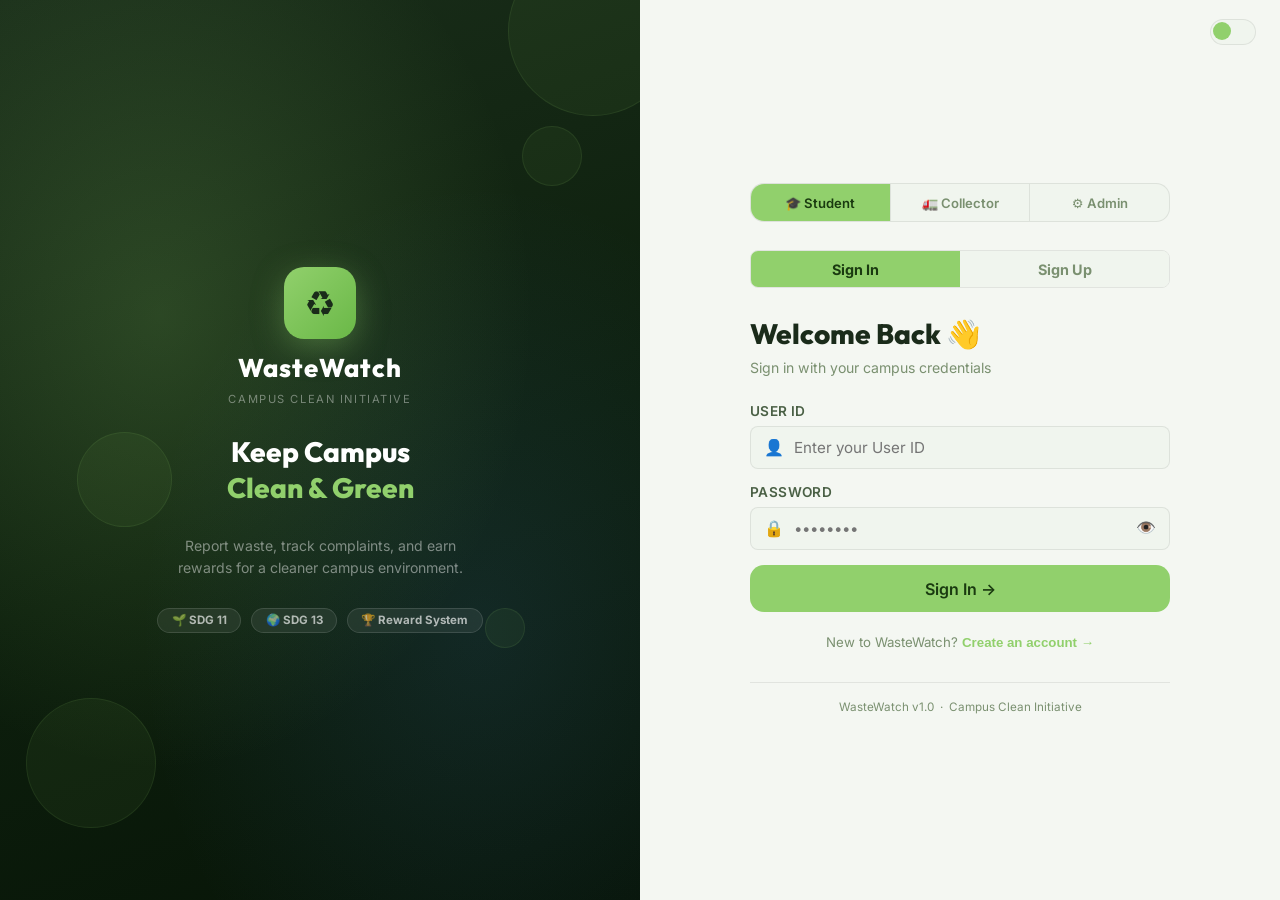
<file: frontend/index.html>
<!DOCTYPE html>
<html lang="en">

<head>
  <meta charset="UTF-8">
  <meta name="viewport" content="width=device-width, initial-scale=1.0">
  <title>WasteWatch — Sign In</title>
  <meta name="description" content="Sign in or create an account on WasteWatch — the smart campus waste complaint management system.">
  <link rel="stylesheet" href="assets/css/style.css">
  <style>
    /* ── Auth Page Layout ─────────────────────────────────────── */
    .auth-page {
      min-height: 100vh;
      display: grid;
      grid-template-columns: 1fr 1fr;
      background: var(--bg-page);
      transition: background var(--t-med);
    }

    /* ── Left Visual Panel ─────────────────────────────────────── */
    .auth-visual {
      background: linear-gradient(160deg, #1a2e1a 0%, #0d1f0d 55%, #071407 100%);
      display: flex;
      flex-direction: column;
      align-items: center;
      justify-content: center;
      gap: 1.75rem;
      padding: 3rem 2.5rem;
      position: relative;
      overflow: hidden;
    }

    .auth-visual::before {
      content: '';
      position: absolute;
      inset: 0;
      background:
        radial-gradient(ellipse at 25% 35%, rgba(145, 208, 108, .20) 0%, transparent 55%),
        radial-gradient(ellipse at 75% 70%, rgba(76, 140, 228, .12) 0%, transparent 50%);
      pointer-events: none;
    }

    .auth-visual-brand {
      display: flex;
      flex-direction: column;
      align-items: center;
      gap: .5rem;
      z-index: 1;
    }

    .auth-visual-brand .brand-icon {
      width: 72px;
      height: 72px;
      background: linear-gradient(135deg, var(--clr-green), var(--clr-green-dark));
      border-radius: 20px;
      display: grid;
      place-items: center;
      font-size: 2.2rem;
      box-shadow: 0 8px 32px rgba(145, 208, 108, .35);
      margin-bottom: .25rem;
    }

    .auth-visual-brand .brand-name {
      font-family: var(--font-heading);
      font-size: 1.6rem;
      font-weight: 800;
      color: #fff;
      letter-spacing: .04em;
    }

    .auth-visual-brand .brand-sub {
      font-size: .7rem;
      color: rgba(255, 255, 255, .4);
      letter-spacing: .14em;
      text-transform: uppercase;
    }

    .auth-tagline {
      font-family: var(--font-heading);
      font-size: 1.75rem;
      font-weight: 800;
      color: #fff;
      text-align: center;
      line-height: 1.3;
      z-index: 1;
    }

    .auth-tagline span {
      color: var(--clr-green);
    }

    .auth-sub {
      text-align: center;
      color: rgba(255, 255, 255, .45);
      font-size: .88rem;
      line-height: 1.6;
      max-width: 300px;
      z-index: 1;
    }

    /* SDG badges */
    .auth-badges {
      display: flex;
      gap: .6rem;
      flex-wrap: wrap;
      justify-content: center;
      z-index: 1;
    }

    .auth-badge {
      background: rgba(255, 255, 255, .07);
      border: 1px solid rgba(255, 255, 255, .12);
      border-radius: 50px;
      padding: .3rem .85rem;
      font-size: .72rem;
      font-weight: 700;
      color: rgba(255, 255, 255, .65);
      backdrop-filter: blur(6px);
    }

    /* Floating bubbles */
    .auth-bubbles {
      position: absolute;
      inset: 0;
      pointer-events: none;
      overflow: hidden;
    }

    .auth-bubble {
      position: absolute;
      border-radius: 50%;
      background: rgba(145, 208, 108, .06);
      border: 1px solid rgba(145, 208, 108, .10);
      animation: authFloat 9s ease-in-out infinite;
    }

    .auth-bubble:nth-child(1) { width: 130px; height: 130px; bottom: 8%;  left: 4%;   animation-duration: 10s; }
    .auth-bubble:nth-child(2) { width: 60px;  height: 60px;  top: 14%;   right: 9%;  animation-delay: 2s; animation-duration: 7s; }
    .auth-bubble:nth-child(3) { width: 95px;  height: 95px;  top: 48%;   left: 12%;  animation-delay: 4s; animation-duration: 12s; }
    .auth-bubble:nth-child(4) { width: 40px;  height: 40px;  bottom: 28%;right: 18%; animation-delay: 1s; animation-duration: 8s; }
    .auth-bubble:nth-child(5) { width: 170px; height: 170px; top: -6%;   right: -6%; animation-delay: 3s; animation-duration: 14s; }

    @keyframes authFloat {
      0%, 100% { transform: translateY(0) scale(1); }
      50%       { transform: translateY(-20px) scale(1.04); }
    }

    /* ── Right Form Panel ──────────────────────────────────────── */
    .auth-form-panel {
      display: flex;
      flex-direction: column;
      align-items: center;
      justify-content: center;
      padding: 2.5rem 3rem;
      background: var(--bg-page);
      transition: background var(--t-med);
      overflow-y: auto;
    }

    .auth-form-box {
      width: 100%;
      max-width: 420px;
    }

    /* ── Role Selector (inspired by login/ design) ─────────────── */
    .role-selector {
      display: flex;
      border-radius: var(--r-md);
      overflow: hidden;
      border: 1.5px solid var(--border);
      background: var(--bg-input);
      margin-bottom: 1.75rem;
      transition: background var(--t-med), border-color var(--t-med);
    }

    .role-btn {
      flex: 1;
      padding: .65rem .4rem;
      border: none;
      background: transparent;
      font-family: var(--font-body);
      font-size: .82rem;
      font-weight: 600;
      color: var(--txt-muted);
      cursor: pointer;
      transition: background var(--t-fast), color var(--t-fast);
      text-align: center;
      position: relative;
    }

    .role-btn:not(:first-child) {
      border-left: 1px solid var(--border);
    }

    .role-btn.active {
      background: var(--clr-green);
      color: var(--txt-on-green);
    }

    [data-theme="dark"] .role-btn.active {
      color: #0d1f0d;
    }

    /* ── Tab Switcher (Sign In / Sign Up) ──────────────────────── */
    .auth-tabs {
      display: flex;
      border-radius: var(--r-sm);
      overflow: hidden;
      border: 1.5px solid var(--border);
      margin-bottom: 1.75rem;
      transition: border-color var(--t-med);
    }

    .auth-tab {
      flex: 1;
      padding: .6rem;
      border: none;
      background: var(--bg-input);
      font-family: var(--font-body);
      font-size: .9rem;
      font-weight: 700;
      color: var(--txt-muted);
      cursor: pointer;
      transition: background var(--t-fast), color var(--t-fast);
    }

    .auth-tab.active {
      background: var(--clr-green);
      color: var(--txt-on-green);
    }

    [data-theme="dark"] .auth-tab.active {
      color: #0d1f0d;
    }

    /* ── Form heading ──────────────────────────────────────────── */
    .auth-title {
      font-family: var(--font-heading);
      font-size: 1.75rem;
      font-weight: 800;
      color: var(--txt-primary);
      margin-bottom: .3rem;
    }

    .auth-hint {
      color: var(--txt-muted);
      font-size: .88rem;
      margin-bottom: 1.5rem;
    }

    /* ── Error box ─────────────────────────────────────────────── */
    .auth-error {
      background: rgba(235, 76, 76, .09);
      border: 1px solid rgba(235, 76, 76, .28);
      border-radius: var(--r-sm);
      padding: .65rem 1rem;
      color: var(--clr-red);
      font-size: .87rem;
      font-weight: 600;
      display: none;
      margin-bottom: 1rem;
    }

    .auth-error.show {
      display: block;
      animation: shake .4s ease;
    }

    @keyframes shake {
      0%, 100% { transform: none; }
      20%, 60% { transform: translateX(-5px); }
      40%, 80% { transform: translateX(5px); }
    }

    /* ── Input icon wrap ───────────────────────────────────────── */
    .input-icon-wrap {
      position: relative;
    }

    .input-icon-wrap .form-input {
      padding-left: 2.7rem;
    }

    .input-icon {
      position: absolute;
      left: .9rem;
      top: 50%;
      transform: translateY(-50%);
      color: var(--txt-muted);
      font-size: 1rem;
      pointer-events: none;
    }

    .pass-toggle {
      position: absolute;
      right: .9rem;
      top: 50%;
      transform: translateY(-50%);
      background: none;
      border: none;
      cursor: pointer;
      color: var(--txt-muted);
      font-size: 1rem;
      padding: 0;
      line-height: 1;
    }

    /* ── Footer text ───────────────────────────────────────────── */
    .auth-switch-text {
      text-align: center;
      font-size: .83rem;
      color: var(--txt-muted);
      margin-top: 1.25rem;
    }

    .auth-switch-text button {
      background: none;
      border: none;
      color: var(--clr-green);
      font-weight: 700;
      cursor: pointer;
      font-size: .83rem;
      padding: 0;
    }

    .auth-footer-bar {
      text-align: center;
      font-size: .73rem;
      color: var(--txt-muted);
      margin-top: 1.75rem;
      padding-top: .9rem;
      border-top: 1px solid var(--border);
    }

    /* ── Theme toggle on login page ────────────────────────────── */
    .login-theme-btn {
      position: fixed;
      top: 1.2rem;
      right: 1.5rem;
      z-index: 200;
    }

    /* ── Responsive ────────────────────────────────────────────── */
    @media (max-width: 768px) {
      .auth-page {
        grid-template-columns: 1fr;
      }
      .auth-visual {
        display: none;
      }
      .auth-form-panel {
        padding: 2rem 1.5rem;
      }
    }
  </style>
</head>

<body>

  <!-- Theme Toggle -->
  <button class="theme-toggle login-theme-btn" id="theme-btn" title="Toggle dark/light mode"></button>

  <div class="auth-page" id="auth-root">

    <!-- ══ Left Visual Panel ══ -->
    <div class="auth-visual">
      <div class="auth-bubbles" aria-hidden="true">
        <span class="auth-bubble"></span>
        <span class="auth-bubble"></span>
        <span class="auth-bubble"></span>
        <span class="auth-bubble"></span>
        <span class="auth-bubble"></span>
      </div>

      <div class="auth-visual-brand">
        <div class="brand-icon">♻️</div>
        <div class="brand-name">WasteWatch</div>
        <div class="brand-sub">Campus Clean Initiative</div>
      </div>

      <div class="auth-tagline">Keep Campus<br><span>Clean &amp; Green</span></div>

      <p class="auth-sub">Report waste, track complaints, and earn rewards for a cleaner campus environment.</p>

      <div class="auth-badges">
        <span class="auth-badge">🌱 SDG 11</span>
        <span class="auth-badge">🌍 SDG 13</span>
        <span class="auth-badge">🏆 Reward System</span>
      </div>
    </div>

    <!-- ══ Right Form Panel ══ -->
    <div class="auth-form-panel">
      <div class="auth-form-box">

        <!-- ── Role Selector ── -->
        <div class="role-selector" id="role-selector" role="group" aria-label="Select your role">
          <button class="role-btn active" id="role-student" data-role="student">🎓 Student</button>
          <button class="role-btn" id="role-collector" data-role="collector">🚛 Collector</button>
          <button class="role-btn" id="role-admin" data-role="admin">⚙️ Admin</button>
        </div>

        <!-- ── Sign In / Sign Up Tabs ── -->
        <div class="auth-tabs" id="auth-tabs" role="tablist">
          <button class="auth-tab active" id="tab-login" role="tab" aria-selected="true" data-target="panel-login">Sign In</button>
          <button class="auth-tab" id="tab-signup" role="tab" aria-selected="false" data-target="panel-signup">Sign Up</button>
        </div>

        <!-- ════ SIGN IN PANEL ════ -->
        <div id="panel-login" role="tabpanel" aria-labelledby="tab-login">
          <h1 class="auth-title">Welcome Back 👋</h1>
          <p class="auth-hint">Sign in with your campus credentials</p>

          <div class="auth-error" id="login-error">⚠️ Invalid ID or password. Please try again.</div>

          <form id="login-form" novalidate style="display:flex;flex-direction:column;gap:.95rem;">
            <div class="form-group">
              <label class="form-label" for="login-id">User ID</label>
              <div class="input-icon-wrap">
                <span class="input-icon">👤</span>
                <input class="form-input" type="text" id="login-id"
                  placeholder="Enter your User ID" autocomplete="username" required>
              </div>
            </div>

            <div class="form-group">
              <label class="form-label" for="login-pass">Password</label>
              <div class="input-icon-wrap">
                <span class="input-icon">🔒</span>
                <input class="form-input" type="password" id="login-pass"
                  placeholder="••••••••" autocomplete="current-password" required>
                <button type="button" class="pass-toggle" id="toggle-pass" aria-label="Show/hide password">👁️</button>
              </div>
            </div>

            <button type="submit" class="btn btn-primary btn-lg btn-full" id="login-btn">
              <span id="login-btn-text">Sign In →</span>
              <span id="login-spinner" style="display:none;">⏳</span>
            </button>
          </form>

          <p class="auth-switch-text">
            New to WasteWatch?
            <button onclick="switchTab('signup')" id="go-signup-btn">Create an account →</button>
          </p>
        </div>

        <!-- ════ SIGN UP PANEL ════ -->
        <div id="panel-signup" style="display:none;" role="tabpanel" aria-labelledby="tab-signup">
          <h1 class="auth-title">Join WasteWatch 🌱</h1>
          <p class="auth-hint">Create your student account — it's free</p>

          <div class="auth-error" id="signup-error">
            ⚠️ <span id="signup-error-msg">Please fill all fields.</span>
          </div>

          <form id="signup-form" novalidate style="display:flex;flex-direction:column;gap:.85rem;">
            <div class="form-group">
              <label class="form-label" for="su-name">Full Name</label>
              <div class="input-icon-wrap">
                <span class="input-icon">✏️</span>
                <input class="form-input" type="text" id="su-name"
                  placeholder="Your full name" autocomplete="name" required>
              </div>
            </div>

            <div class="form-group">
              <label class="form-label" for="su-email">Email Address</label>
              <div class="input-icon-wrap">
                <span class="input-icon">📧</span>
                <input class="form-input" type="email" id="su-email"
                  placeholder="you@campus.edu" autocomplete="email" required>
              </div>
            </div>

            <div class="form-group">
              <label class="form-label" for="su-dept">Department</label>
              <div class="input-icon-wrap">
                <span class="input-icon">📚</span>
                <input class="form-input" type="text" id="su-dept"
                  placeholder="e.g. Computer Science" required>
              </div>
            </div>

            <div class="form-group">
              <label class="form-label" for="su-pass">Password</label>
              <div class="input-icon-wrap">
                <span class="input-icon">🔒</span>
                <input class="form-input" type="password" id="su-pass"
                  placeholder="Min. 6 characters" autocomplete="new-password" required>
              </div>
            </div>

            <div class="form-group">
              <label class="form-label" for="su-confirm">Confirm Password</label>
              <div class="input-icon-wrap">
                <span class="input-icon">🔒</span>
                <input class="form-input" type="password" id="su-confirm"
                  placeholder="Repeat password" autocomplete="new-password" required>
              </div>
            </div>

            <button type="submit" class="btn btn-primary btn-lg btn-full" id="signup-btn">
              <span id="signup-btn-text">Create Account →</span>
              <span id="signup-spinner" style="display:none;">⏳</span>
            </button>
          </form>

          <p class="auth-switch-text">
            Already have an account?
            <button onclick="switchTab('login')" id="go-login-btn">Sign in →</button>
          </p>
        </div>

        <p class="auth-footer-bar">WasteWatch v1.0 &nbsp;·&nbsp; Campus Clean Initiative</p>

      </div>
    </div>

  </div>

  <script src="assets/js/data.js"></script>
  <script src="assets/js/app.js"></script>
  <script>
    // ── Redirect if already logged in ──────────────────────────────────
    const sess = WMS.currentUser();
    if (sess) window.location.href = `${sess.role}.html`;

    // ── Role tracking ──────────────────────────────────────────────────
    let selectedRole = 'student';

    document.querySelectorAll('.role-btn').forEach(btn => {
      btn.addEventListener('click', () => {
        document.querySelectorAll('.role-btn').forEach(b => b.classList.remove('active'));
        btn.classList.add('active');
        selectedRole = btn.dataset.role;

        // When Admin or Collector is chosen, hide Sign Up tab (only students can self-register)
        const showSignup = selectedRole === 'student';
        document.getElementById('tab-signup').style.display = showSignup ? '' : 'none';
        if (!showSignup) switchTab('login');
      });
    });

    // ── Tab Switcher ───────────────────────────────────────────────────
    function switchTab(tab) {
      const isLogin = tab === 'login';
      document.getElementById('panel-login').style.display  = isLogin ? '' : 'none';
      document.getElementById('panel-signup').style.display = isLogin ? 'none' : '';

      document.getElementById('tab-login').classList.toggle('active', isLogin);
      document.getElementById('tab-signup').classList.toggle('active', !isLogin);
      document.getElementById('tab-login').setAttribute('aria-selected', isLogin);
      document.getElementById('tab-signup').setAttribute('aria-selected', !isLogin);

      document.getElementById('login-error').classList.remove('show');
      document.getElementById('signup-error').classList.remove('show');
    }

    document.getElementById('tab-login').addEventListener('click', () => switchTab('login'));
    document.getElementById('tab-signup').addEventListener('click', () => switchTab('signup'));

    // ── Password visibility toggle ─────────────────────────────────────
    document.getElementById('toggle-pass').addEventListener('click', () => {
      const input = document.getElementById('login-pass');
      input.type = input.type === 'password' ? 'text' : 'password';
    });

    // ── Sign In ────────────────────────────────────────────────────────
    document.getElementById('login-form').addEventListener('submit', e => {
      e.preventDefault();
      const id      = document.getElementById('login-id').value.trim().toUpperCase();
      const pass    = document.getElementById('login-pass').value;
      const errEl   = document.getElementById('login-error');
      const btnText = document.getElementById('login-btn-text');
      const spinner = document.getElementById('login-spinner');

      errEl.classList.remove('show');
      btnText.style.display = 'none';
      spinner.style.display = 'inline';

      setTimeout(() => {
        const user = WMS.login(id, pass);
        btnText.style.display = '';
        spinner.style.display = 'none';

        if (!user) { errEl.classList.add('show'); return; }

        // Role mismatch check
        if (user.role !== selectedRole) {
          WMS.logout();
          errEl.textContent = `⚠️ This account is not a ${selectedRole} account. Please select the correct role.`;
          errEl.classList.add('show');
          return;
        }

        const routes = { student: 'student.html', collector: 'collector.html', admin: 'admin.html' };
        window.location.href = routes[user.role] || 'index.html';
      }, 480);
    });

    // ── Sign Up ────────────────────────────────────────────────────────
    document.getElementById('signup-form').addEventListener('submit', e => {
      e.preventDefault();
      const name    = document.getElementById('su-name').value.trim();
      const email   = document.getElementById('su-email').value.trim().toLowerCase();
      const dept    = document.getElementById('su-dept').value.trim();
      const pass    = document.getElementById('su-pass').value;
      const confirm = document.getElementById('su-confirm').value;
      const errEl   = document.getElementById('signup-error');
      const errMsg  = document.getElementById('signup-error-msg');
      const btnText = document.getElementById('signup-btn-text');
      const spinner = document.getElementById('signup-spinner');

      errEl.classList.remove('show');

      if (!name || !email || !dept || !pass || !confirm) {
        errMsg.textContent = 'Please fill in all fields.'; errEl.classList.add('show'); return;
      }
      if (!/^[^@]+@[^@]+\.[^@]+$/.test(email)) {
        errMsg.textContent = 'Please enter a valid email address.'; errEl.classList.add('show'); return;
      }
      if (pass.length < 6) {
        errMsg.textContent = 'Password must be at least 6 characters.'; errEl.classList.add('show'); return;
      }
      if (pass !== confirm) {
        errMsg.textContent = 'Passwords do not match.'; errEl.classList.add('show'); return;
      }

      const rawId  = email.split('@')[0].replace(/[^a-zA-Z0-9]/g, '').toUpperCase().slice(0, 12);
      const userId = rawId || 'STU' + Date.now().toString().slice(-6);

      btnText.style.display = 'none';
      spinner.style.display = 'inline';

      setTimeout(() => {
        btnText.style.display = '';
        spinner.style.display = 'none';

        const res = WMS.createUser({ id: userId, pass, role: 'student', name, email, dept });
        if (res.error) {
          errMsg.textContent = res.error + ` (Your ID would be: ${userId})`;
          errEl.classList.add('show'); return;
        }
        WMS.login(userId, pass);
        window.location.href = 'student.html';
      }, 520);
    });
  </script>
</body>

</html>
</file>
<file: frontend/assets/css/style.css>
/* ============================================================
   CAMPUS WASTE MANAGEMENT SYSTEM — Global Design System
   ============================================================ */

@import url('https://fonts.googleapis.com/css2?family=Inter:wght@300;400;500;600;700&family=Outfit:wght@400;600;700;800&display=swap');

/* ── Theme Tokens ───────────────────────────────────────────── */
:root {
  /* Brand palette */
  --clr-green: #91D06C;
  --clr-green-dark: #6ab847;
  --clr-green-glow: rgba(145, 208, 108, .25);
  --clr-blue: #4C8CE4;
  --clr-blue-dark: #3370c8;
  --clr-yellow: #FFF799;
  --clr-amber: #FFD150;
  --clr-red: #EB4C4C;
  --clr-navy: #406093;

  /* Light theme surfaces */
  --bg-page: #F4F7F2;
  --bg-card: #FFFFFF;
  --bg-sidebar: #f3faf0;
  --bg-sidebar-item: rgba(145, 208, 108, .20);
  --bg-input: #F0F5EE;
  --bg-badge: #E8F5E1;

  /* Sidebar-specific text & borders (light mode) */
  --sidebar-txt: #1A2B1A;
  --sidebar-txt-muted: #4A6045;
  --sidebar-txt-nav: #3A5535;
  --sidebar-label-clr: rgba(0, 0, 0, .38);
  --sidebar-border-clr: rgba(0, 0, 0, .07);
  --sidebar-logo-border: rgba(0, 0, 0, .08);

  /* Light theme text */
  --txt-primary: #1A2B1A;
  --txt-secondary: #4A6045;
  --txt-muted: #7A9070;
  --txt-on-dark: #EEF5EC;
  --txt-on-green: #1A3A10;

  /* Borders */
  --border: rgba(0, 0, 0, .08);
  --border-focus: var(--clr-green);

  /* Shadows */
  --shadow-sm: 0 2px 8px rgba(0, 0, 0, .06);
  --shadow-md: 0 6px 20px rgba(0, 0, 0, .10);
  --shadow-lg: 0 12px 40px rgba(0, 0, 0, .14);
  --shadow-green: 0 0 0 3px var(--clr-green-glow);

  /* Radius */
  --r-sm: 8px;
  --r-md: 14px;
  --r-lg: 22px;
  --r-xl: 32px;

  /* Typography */
  --font-body: 'Inter', system-ui, sans-serif;
  --font-heading: 'Outfit', 'Inter', sans-serif;

  /* Transitions */
  --t-fast: .15s ease;
  --t-med: .28s cubic-bezier(.4, 0, .2, 1);
  --t-slow: .45s cubic-bezier(.4, 0, .2, 1);

  /* Sidebar */
  --sidebar-w: 240px;
}

[data-theme="dark"] {
  --bg-page: #111A11;
  --bg-card: #1C2B1C;
  --bg-sidebar: #0D160D;
  --bg-sidebar-item: rgba(145, 208, 108, .10);
  --bg-input: #162116;
  --bg-badge: rgba(145, 208, 108, .12);

  --txt-primary: #DFF0D8;
  --txt-secondary: #9DC49A;
  --txt-muted: #5F7A5C;
  --txt-on-dark: #C9E6C4;

  --border: rgba(255, 255, 255, .07);
  --shadow-sm: 0 2px 8px rgba(0, 0, 0, .3);
  --shadow-md: 0 6px 20px rgba(0, 0, 0, .4);
  --shadow-lg: 0 12px 40px rgba(0, 0, 0, .5);

  /* Sidebar-specific text & borders (dark mode) */
  --sidebar-txt: rgba(255, 255, 255, .85);
  --sidebar-txt-muted: rgba(255, 255, 255, .55);
  --sidebar-txt-nav: rgba(255, 255, 255, .55);
  --sidebar-label-clr: rgba(255, 255, 255, .30);
  --sidebar-border-clr: rgba(255, 255, 255, .06);
  --sidebar-logo-border: rgba(255, 255, 255, .06);
}

/* ── Reset & Base ─────────────────────────────────────────── */
*,
*::before,
*::after {
  box-sizing: border-box;
  margin: 0;
  padding: 0;
}

html {
  scroll-behavior: smooth;
}

body {
  font-family: var(--font-body);
  background: var(--bg-page);
  color: var(--txt-primary);
  min-height: 100vh;
  transition: background var(--t-med), color var(--t-med);
  overflow-x: hidden;
}

::-webkit-scrollbar {
  width: 6px;
  height: 6px;
}

::-webkit-scrollbar-track {
  background: transparent;
}

::-webkit-scrollbar-thumb {
  background: var(--clr-green);
  border-radius: 10px;
}

/* ── Typography ───────────────────────────────────────────── */
h1,
h2,
h3,
h4,
h5 {
  font-family: var(--font-heading);
  color: var(--txt-primary);
}

h1 {
  font-size: clamp(1.8rem, 3vw, 2.6rem);
  font-weight: 800;
}

h2 {
  font-size: clamp(1.3rem, 2vw, 1.8rem);
  font-weight: 700;
}

h3 {
  font-size: 1.1rem;
  font-weight: 600;
}

p {
  line-height: 1.65;
  color: var(--txt-secondary);
}

a {
  color: var(--clr-blue);
  text-decoration: none;
}

a:hover {
  text-decoration: underline;
}

/* ── Buttons ──────────────────────────────────────────────── */
.btn {
  display: inline-flex;
  align-items: center;
  gap: .5rem;
  padding: .65rem 1.4rem;
  border-radius: var(--r-sm);
  font-family: var(--font-body);
  font-size: .92rem;
  font-weight: 600;
  border: none;
  cursor: pointer;
  transition: transform var(--t-fast), box-shadow var(--t-fast), background var(--t-fast);
  position: relative;
  overflow: hidden;
  white-space: nowrap;
}

.btn::after {
  content: '';
  position: absolute;
  inset: 0;
  background: radial-gradient(circle at center, rgba(255, 255, 255, .25) 0%, transparent 70%);
  opacity: 0;
  transition: opacity var(--t-fast);
}

.btn:active::after {
  opacity: 1;
}

.btn:hover {
  transform: translateY(-2px);
  box-shadow: var(--shadow-md);
}

.btn:active {
  transform: translateY(0);
}

.btn-primary {
  background: var(--clr-green);
  color: var(--txt-on-green);
}

.btn-primary:hover {
  background: var(--clr-green-dark);
}

.btn-blue {
  background: var(--clr-blue);
  color: #fff;
}

.btn-blue:hover {
  background: var(--clr-blue-dark);
}

.btn-red {
  background: var(--clr-red);
  color: #fff;
}

.btn-red:hover {
  background: #c93a3a;
}

.btn-amber {
  background: var(--clr-amber);
  color: #3A2A00;
}

.btn-amber:hover {
  background: #e6b520;
}

.btn-ghost {
  background: transparent;
  color: var(--txt-secondary);
  border: 1.5px solid var(--border);
}

.btn-ghost:hover {
  border-color: var(--clr-green);
  color: var(--clr-green);
}

.btn-sm {
  padding: .4rem .9rem;
  font-size: .82rem;
}

.btn-lg {
  padding: .85rem 2rem;
  font-size: 1rem;
  border-radius: var(--r-md);
}

.btn-full {
  width: 100%;
  justify-content: center;
}

/* ── Cards ────────────────────────────────────────────────── */
.card {
  background: var(--bg-card);
  border-radius: var(--r-md);
  padding: 1.5rem;
  border: 1px solid var(--border);
  box-shadow: var(--shadow-sm);
  transition: box-shadow var(--t-med), transform var(--t-med), background var(--t-med);
}

.card:hover {
  box-shadow: var(--shadow-md);
}

.card-lift:hover {
  transform: translateY(-4px);
}

/* ── Inputs ───────────────────────────────────────────────── */
.form-group {
  display: flex;
  flex-direction: column;
  gap: .4rem;
}

.form-label {
  font-size: .85rem;
  font-weight: 600;
  color: var(--txt-secondary);
  letter-spacing: .03em;
  text-transform: uppercase;
}

.form-input,
.form-select,
.form-textarea {
  background: var(--bg-input);
  border: 1.5px solid var(--border);
  border-radius: var(--r-sm);
  padding: .7rem 1rem;
  font-family: var(--font-body);
  font-size: .95rem;
  color: var(--txt-primary);
  transition: border-color var(--t-fast), box-shadow var(--t-fast), background var(--t-med);
  width: 100%;
  outline: none;
}

.form-input:focus,
.form-select:focus,
.form-textarea:focus {
  border-color: var(--clr-green);
  box-shadow: var(--shadow-green);
}

.form-textarea {
  resize: vertical;
  min-height: 100px;
}

.form-select {
  appearance: none;
  background-image: url("data:image/svg+xml,%3Csvg xmlns='http://www.w3.org/2000/svg' width='12' height='8' viewBox='0 0 12 8'%3E%3Cpath fill='%2391D06C' d='M6 8L0 0h12z'/%3E%3C/svg%3E");
  background-repeat: no-repeat;
  background-position: right 1rem center;
  padding-right: 2.5rem;
}

/* ── Badges / Status ──────────────────────────────────────── */
.badge {
  display: inline-flex;
  align-items: center;
  gap: .3rem;
  padding: .25rem .7rem;
  border-radius: 50px;
  font-size: .75rem;
  font-weight: 700;
  letter-spacing: .04em;
  text-transform: uppercase;
}

.badge-pending {
  background: rgba(255, 215, 80, .2);
  color: #A87800;
}

.badge-progress {
  background: rgba(76, 140, 228, .2);
  color: #3370c8;
}

.badge-done {
  background: rgba(145, 208, 108, .2);
  color: #4A8A20;
}

.badge-red {
  background: rgba(235, 76, 76, .15);
  color: #C00;
}

[data-theme="dark"] .badge-pending {
  background: rgba(255, 215, 80, .15);
  color: #FFD150;
}

[data-theme="dark"] .badge-progress {
  background: rgba(76, 140, 228, .15);
  color: #7AB8FF;
}

[data-theme="dark"] .badge-done {
  background: rgba(145, 208, 108, .15);
  color: #91D06C;
}

/* pulse dot */
.status-dot {
  width: 7px;
  height: 7px;
  border-radius: 50%;
  display: inline-block;
}

.dot-pending {
  background: var(--clr-amber);
  animation: pulse 1.6s ease infinite;
}

.dot-progress {
  background: var(--clr-blue);
  animation: pulse 1.6s ease infinite;
}

.dot-done {
  background: var(--clr-green);
}

@keyframes pulse {

  0%,
  100% {
    box-shadow: 0 0 0 0 currentColor;
  }

  50% {
    box-shadow: 0 0 0 4px transparent;
  }
}

/* ── Tables ───────────────────────────────────────────────── */
.table-wrap {
  overflow-x: auto;
  border-radius: var(--r-md);
  border: 1px solid var(--border);
}

table {
  width: 100%;
  border-collapse: collapse;
  background: var(--bg-card);
}

thead {
  background: var(--bg-sidebar);
}

thead th {
  padding: .9rem 1rem;
  text-align: left;
  font-size: .78rem;
  font-weight: 700;
  letter-spacing: .06em;
  text-transform: uppercase;
  color: var(--clr-green);
}

tbody tr {
  border-top: 1px solid var(--border);
  transition: background var(--t-fast);
}

tbody tr:hover {
  background: var(--bg-sidebar-item);
}

tbody td {
  padding: .8rem 1rem;
  font-size: .9rem;
  color: var(--txt-secondary);
}

/* ── Stat Cards ───────────────────────────────────────────── */
.stat-grid {
  display: grid;
  grid-template-columns: repeat(auto-fit, minmax(160px, 1fr));
  gap: 1rem;
}

.stat-card {
  background: var(--bg-card);
  border-radius: var(--r-md);
  padding: 1.25rem 1.5rem;
  border: 1px solid var(--border);
  display: flex;
  flex-direction: column;
  gap: .35rem;
  transition: transform var(--t-med), box-shadow var(--t-med);
}

.stat-card:hover {
  transform: translateY(-3px);
  box-shadow: var(--shadow-md);
}

.stat-value {
  font-family: var(--font-heading);
  font-size: 2rem;
  font-weight: 800;
}

.stat-label {
  font-size: .78rem;
  font-weight: 600;
  color: var(--txt-muted);
  text-transform: uppercase;
  letter-spacing: .05em;
}

.stat-icon {
  font-size: 1.7rem;
  margin-bottom: .2rem;
}

/* ── Sidebar Layout ───────────────────────────────────────── */
.app-layout {
  display: flex;
  min-height: 100vh;
}

.sidebar {
  width: var(--sidebar-w);
  background: var(--bg-sidebar);
  display: flex;
  flex-direction: column;
  padding: 1.5rem 0 1rem;
  position: fixed;
  top: 0;
  left: 0;
  bottom: 0;
  z-index: 100;
  transition: background var(--t-med), border-color var(--t-med);
  border-right: 1px solid var(--sidebar-border-clr);
  box-shadow: 2px 0 12px rgba(0,0,0,.06);
}

.sidebar-logo {
  display: flex;
  align-items: center;
  gap: .75rem;
  padding: 0 1.4rem 1.5rem;
  border-bottom: 1px solid var(--sidebar-border-clr);
  transition: border-color var(--t-med);
}

.sidebar-logo .logo-icon {
  width: 38px;
  height: 38px;
  background: linear-gradient(135deg, var(--clr-green), var(--clr-green-dark));
  border-radius: 10px;
  display: grid;
  place-items: center;
  font-size: 1.2rem;
}

.sidebar-logo .logo-text {
  font-family: var(--font-heading);
  font-weight: 800;
  font-size: .95rem;
  color: var(--sidebar-txt);
  line-height: 1.2;
  transition: color var(--t-med);
}

.sidebar-logo .logo-sub {
  font-size: .68rem;
  color: var(--clr-green);
  font-weight: 600;
  letter-spacing: .08em;
  text-transform: uppercase;
}

.sidebar-nav {
  flex: 1;
  padding: 1rem 0;
  overflow-y: auto;
}

.nav-section-label {
  font-size: .65rem;
  font-weight: 700;
  letter-spacing: .12em;
  text-transform: uppercase;
  color: var(--sidebar-label-clr);
  padding: .5rem 1.4rem .2rem;
  transition: color var(--t-med);
}

.nav-item {
  display: flex;
  align-items: center;
  gap: .75rem;
  padding: .7rem 1.4rem;
  color: var(--sidebar-txt-nav);
  font-size: .9rem;
  font-weight: 500;
  cursor: pointer;
  transition: background var(--t-fast), color var(--t-fast);
  position: relative;
  margin: .1rem .5rem;
  border-radius: var(--r-sm);
}

.nav-item:hover {
  background: var(--bg-sidebar-item);
  color: var(--clr-green);
}

.nav-item.active {
  background: var(--bg-sidebar-item);
  color: var(--clr-green);
  font-weight: 600;
}

.nav-item.active::before {
  content: '';
  position: absolute;
  left: 0;
  top: 20%;
  bottom: 20%;
  width: 3px;
  background: var(--clr-green);
  border-radius: 0 3px 3px 0;
  margin-left: -.5rem;
}

.nav-item .nav-icon {
  font-size: 1.1rem;
  width: 1.4rem;
  text-align: center;
  flex-shrink: 0;
}

.sidebar-footer {
  padding: 1rem 1rem 0;
  border-top: 1px solid var(--sidebar-border-clr);
  transition: border-color var(--t-med);
}

.sidebar-user {
  display: flex;
  align-items: center;
  gap: .7rem;
  padding: .6rem .4rem;
}

.sidebar-avatar {
  width: 36px;
  height: 36px;
  border-radius: 50%;
  background: linear-gradient(135deg, var(--clr-green), var(--clr-navy));
  display: grid;
  place-items: center;
  font-weight: 700;
  font-size: .9rem;
  color: #fff;
  flex-shrink: 0;
  object-fit: cover;
}

.sidebar-username {
  font-size: .85rem;
  color: var(--sidebar-txt);
  font-weight: 500;
  flex: 1;
  white-space: nowrap;
  overflow: hidden;
  text-overflow: ellipsis;
  transition: color var(--t-med);
}

.sidebar-role {
  font-size: .7rem;
  color: var(--clr-green);
  font-weight: 600;
}

/* ── Main Content ─────────────────────────────────────────── */
.main-content {
  margin-left: var(--sidebar-w);
  flex: 1;
  display: flex;
  flex-direction: column;
  min-height: 100vh;
}

.topbar {
  display: flex;
  align-items: center;
  justify-content: space-between;
  padding: 1rem 2rem;
  background: var(--bg-card);
  border-bottom: 1px solid var(--border);
  position: sticky;
  top: 0;
  z-index: 90;
  backdrop-filter: blur(14px);
  transition: background var(--t-med);
}

.topbar h2 {
  font-size: 1.15rem;
  font-weight: 700;
}

.topbar-actions {
  display: flex;
  align-items: center;
  gap: .75rem;
}

.page-content {
  padding: 2rem;
  flex: 1;
}

.page-section {
  display: none;
}

.page-section.active {
  display: block;
}

/* ── Theme Toggle ─────────────────────────────────────────── */
.theme-toggle {
  width: 46px;
  height: 26px;
  background: var(--bg-input);
  border-radius: 50px;
  border: 1.5px solid var(--border);
  position: relative;
  cursor: pointer;
  transition: background var(--t-med);
  flex-shrink: 0;
}

.theme-toggle::after {
  content: '';
  position: absolute;
  top: 2px;
  left: 2px;
  width: 18px;
  height: 18px;
  background: var(--clr-green);
  border-radius: 50%;
  transition: transform var(--t-med);
}

[data-theme="dark"] .theme-toggle::after {
  transform: translateX(20px);
}

/* ── Modal ────────────────────────────────────────────────── */
.modal-overlay {
  position: fixed;
  inset: 0;
  background: rgba(0, 0, 0, .6);
  backdrop-filter: blur(6px);
  display: grid;
  place-items: center;
  z-index: 500;
  opacity: 0;
  pointer-events: none;
  transition: opacity var(--t-med);
}

.modal-overlay.open {
  opacity: 1;
  pointer-events: all;
}

.modal {
  background: var(--bg-card);
  border-radius: var(--r-lg);
  padding: 2rem;
  width: min(520px, 95vw);
  max-height: 88vh;
  overflow-y: auto;
  box-shadow: var(--shadow-lg);
  transform: scale(.94);
  transition: transform var(--t-med);
  border: 1px solid var(--border);
}

.modal-overlay.open .modal {
  transform: scale(1);
}

.modal-header {
  display: flex;
  align-items: center;
  justify-content: space-between;
  margin-bottom: 1.5rem;
}

.modal-close {
  background: none;
  border: none;
  font-size: 1.4rem;
  cursor: pointer;
  color: var(--txt-muted);
  transition: color var(--t-fast);
}

.modal-close:hover {
  color: var(--clr-red);
}

/* ── Image Upload ─────────────────────────────────────────── */
.img-upload-area {
  border: 2px dashed var(--border);
  border-radius: var(--r-md);
  padding: 2rem;
  text-align: center;
  cursor: pointer;
  transition: border-color var(--t-fast), background var(--t-fast);
  position: relative;
}

.img-upload-area:hover,
.img-upload-area.drag {
  border-color: var(--clr-green);
  background: var(--clr-green-glow);
}

.img-upload-area input[type=file] {
  position: absolute;
  inset: 0;
  opacity: 0;
  cursor: pointer;
}

.img-preview {
  width: 100%;
  max-height: 200px;
  object-fit: cover;
  border-radius: var(--r-sm);
  margin-top: .75rem;
  display: none;
}

.img-preview.show {
  display: block;
}

/* ── Carousel ─────────────────────────────────────────────── */
.carousel {
  position: relative;
  overflow: hidden;
  border-radius: var(--r-lg);
}

.carousel-track {
  display: flex;
  transition: transform var(--t-slow);
}

.carousel-slide {
  flex: 0 0 100%;
}

.carousel-dots {
  display: flex;
  justify-content: center;
  gap: .5rem;
  margin-top: 1rem;
}

.carousel-dot {
  width: 8px;
  height: 8px;
  border-radius: 50%;
  background: var(--border);
  cursor: pointer;
  transition: background var(--t-fast), transform var(--t-fast);
}

.carousel-dot.active {
  background: var(--clr-green);
  transform: scale(1.3);
}

.carousel-btn {
  position: absolute;
  top: 50%;
  transform: translateY(-50%);
  background: rgba(255, 255, 255, .15);
  backdrop-filter: blur(6px);
  border: none;
  width: 38px;
  height: 38px;
  border-radius: 50%;
  color: #fff;
  font-size: 1rem;
  cursor: pointer;
  transition: background var(--t-fast);
}

.carousel-btn:hover {
  background: rgba(255, 255, 255, .3);
}

.carousel-prev {
  left: 1rem;
}

.carousel-next {
  right: 1rem;
}

/* ── Profile ──────────────────────────────────────────────── */
.profile-header {
  display: flex;
  align-items: center;
  gap: 1.5rem;
  flex-wrap: wrap;
  margin-bottom: 2rem;
}

.profile-avatar-wrap {
  position: relative;
}

.profile-avatar {
  width: 90px;
  height: 90px;
  border-radius: 50%;
  object-fit: cover;
  border: 3px solid var(--clr-green);
  background: linear-gradient(135deg, var(--clr-green), var(--clr-navy));
  display: grid;
  place-items: center;
  font-size: 2rem;
  color: white;
}

.avatar-upload-badge {
  position: absolute;
  bottom: 0;
  right: 0;
  background: var(--clr-green);
  border-radius: 50%;
  width: 26px;
  height: 26px;
  display: grid;
  place-items: center;
  font-size: .8rem;
  border: 2px solid var(--bg-card);
  cursor: pointer;
}

.profile-info h3 {
  font-size: 1.4rem;
  margin-bottom: .2rem;
}

.profile-info p {
  font-size: .9rem;
}

.profile-meta {
  display: flex;
  flex-wrap: wrap;
  gap: .5rem;
  margin-top: .5rem;
}

.profile-meta-tag {
  background: var(--bg-badge);
  color: var(--txt-secondary);
  padding: .25rem .7rem;
  border-radius: 50px;
  font-size: .78rem;
  font-weight: 600;
}

/* ── Complaint Card (Collector) ───────────────────────────── */
.complaint-card {
  background: var(--bg-card);
  border-radius: var(--r-md);
  overflow: hidden;
  border: 1px solid var(--border);
  transition: box-shadow var(--t-med), transform var(--t-med);
}

.complaint-card:hover {
  transform: translateY(-4px);
  box-shadow: var(--shadow-md);
}

.complaint-img {
  width: 100%;
  height: 160px;
  object-fit: cover;
  background: var(--bg-input);
  display: grid;
  place-items: center;
  font-size: 2.5rem;
}

.complaint-body {
  padding: 1rem;
}

.complaint-id {
  font-size: .72rem;
  font-weight: 700;
  color: var(--clr-blue);
  letter-spacing: .06em;
  margin-bottom: .3rem;
}

.complaint-location {
  font-size: .88rem;
  font-weight: 600;
  margin-bottom: .3rem;
}

.complaint-desc {
  font-size: .82rem;
  color: var(--txt-muted);
  margin-bottom: .75rem;
  overflow: hidden;
  display: -webkit-box;
  -webkit-line-clamp: 2;
  line-clamp: 2;
  -webkit-box-orient: vertical;
}

/* ── Timeline ─────────────────────────────────────────────── */
.timeline {
  display: flex;
  flex-direction: column;
  gap: 0;
}

.timeline-item {
  display: flex;
  gap: 1rem;
}

.timeline-line {
  display: flex;
  flex-direction: column;
  align-items: center;
}

.timeline-dot {
  width: 14px;
  height: 14px;
  border-radius: 50%;
  background: var(--clr-green);
  flex-shrink: 0;
  margin-top: .2rem;
}

.timeline-dot.inactive {
  background: var(--border);
}

.timeline-connector {
  flex: 1;
  width: 2px;
  background: var(--border);
  margin: 2px 0;
  min-height: 28px;
}

.timeline-content {
  padding-bottom: 1.2rem;
}

.timeline-content h4 {
  font-size: .9rem;
  font-weight: 600;
}

.timeline-content p {
  font-size: .8rem;
  color: var(--txt-muted);
}

/* ── Admin Danger Zone ────────────────────────────────────── */
.danger-zone {
  background: linear-gradient(135deg, rgba(235, 76, 76, .08), rgba(235, 76, 76, .02));
  border: 2px solid rgba(235, 76, 76, .3);
  border-radius: var(--r-lg);
  padding: 2rem;
}

.danger-header {
  display: flex;
  align-items: center;
  gap: .75rem;
  margin-bottom: 1.5rem;
}

.danger-header h2 {
  color: var(--clr-red);
  font-size: 1.5rem;
}

/* ── Awareness Card ───────────────────────────────────────── */
.awareness-slide {
  border-radius: var(--r-lg);
  padding: 2.5rem 2rem;
  text-align: center;
  min-height: 320px;
  display: flex;
  flex-direction: column;
  align-items: center;
  justify-content: center;
  gap: 1rem;
}

.awareness-icon {
  font-size: 4rem;
}

.awareness-slide h3 {
  font-size: 1.4rem;
  font-weight: 700;
}

.awareness-slide p {
  max-width: 500px;
}

/* ── Toast Notification ───────────────────────────────────── */
.toast-container {
  position: fixed;
  top: 1.5rem;
  right: 1.5rem;
  z-index: 9999;
  display: flex;
  flex-direction: column;
  gap: .6rem;
}

.toast {
  display: flex;
  align-items: center;
  gap: .75rem;
  padding: .85rem 1.25rem;
  border-radius: var(--r-md);
  background: var(--bg-card);
  box-shadow: var(--shadow-lg);
  border: 1px solid var(--border);
  border-left: 4px solid var(--clr-green);
  min-width: 260px;
  max-width: 360px;
  font-size: .9rem;
  font-weight: 500;
  animation: slideIn .3s ease;
}

.toast.error {
  border-left-color: var(--clr-red);
}

.toast.warning {
  border-left-color: var(--clr-amber);
}

.toast.info {
  border-left-color: var(--clr-blue);
}

@keyframes slideIn {
  from {
    transform: translateX(110%);
    opacity: 0;
  }

  to {
    transform: none;
    opacity: 1;
  }
}

@keyframes slideOut {
  to {
    transform: translateX(110%);
    opacity: 0;
  }
}

/* ── Miscellaneous ────────────────────────────────────────── */
.divider {
  height: 1px;
  background: var(--border);
  margin: 1.5rem 0;
}

.flex {
  display: flex;
}

.flex-between {
  display: flex;
  justify-content: space-between;
  align-items: center;
}

.flex-gap {
  gap: .75rem;
}

.grid-2 {
  display: grid;
  grid-template-columns: 1fr 1fr;
  gap: 1rem;
}

.grid-3 {
  display: grid;
  grid-template-columns: repeat(3, 1fr);
  gap: 1rem;
}

.mb-1 {
  margin-bottom: .5rem;
}

.mb-2 {
  margin-bottom: 1rem;
}

.mb-3 {
  margin-bottom: 1.5rem;
}

.mt-1 {
  margin-top: .5rem;
}

.mt-2 {
  margin-top: 1rem;
}

.mt-3 {
  margin-top: 1.5rem;
}

.gap-1 {
  gap: .5rem;
}

.gap-2 {
  gap: 1rem;
}

.text-center {
  text-align: center;
}

.text-muted {
  color: var(--txt-muted);
  font-size: .85rem;
}

.text-green {
  color: var(--clr-green);
}

.text-red {
  color: var(--clr-red);
}

.text-blue {
  color: var(--clr-blue);
}

.text-amber {
  color: var(--clr-amber);
}

.section-title {
  display: flex;
  align-items: center;
  gap: .6rem;
  margin-bottom: 1.5rem;
}

.section-title h2 {
  font-size: 1.2rem;
}

.section-title-bar {
  height: 3px;
  width: 28px;
  background: var(--clr-green);
  border-radius: 3px;
}

/* ── Rewards List ─────────────────────────────────────────── */
.reward-item {
  display: flex;
  align-items: center;
  gap: 1rem;
  padding: .9rem 0;
  border-bottom: 1px solid var(--border);
}

.reward-icon {
  width: 38px;
  height: 38px;
  border-radius: 10px;
  background: rgba(255, 209, 80, .15);
  display: grid;
  place-items: center;
  font-size: 1.1rem;
  flex-shrink: 0;
}

.reward-pts {
  font-family: var(--font-heading);
  font-size: 1.1rem;
  font-weight: 800;
  color: var(--clr-amber);
  margin-left: auto;
}

/* ── Scan Section ─────────────────────────────────────────── */
.scan-hero {
  background: linear-gradient(135deg, rgba(255, 209, 80, .12), rgba(145, 208, 108, .1));
  border-radius: var(--r-lg);
  padding: 2rem;
  text-align: center;
  border: 1px solid rgba(255, 209, 80, .2);
}

.scan-icon {
  font-size: 3.5rem;
  margin-bottom: 1rem;
}

/* ── Responsive ───────────────────────────────────────────── */
@media (max-width: 768px) {
  :root {
    --sidebar-w: 0px;
  }

  .sidebar {
    transform: translateX(-240px);
    transition: transform var(--t-med);
    width: 240px;
  }

  .sidebar.open {
    transform: translateX(0);
  }

  .main-content {
    margin-left: 0;
  }

  .grid-2,
  .grid-3 {
    grid-template-columns: 1fr;
  }

  .page-content {
    padding: 1rem;
  }

  .topbar {
    padding: 1rem;
  }
}

/* ── Login Page ───────────────────────────────────────────── */
.login-page {
  min-height: 100vh;
  display: grid;
  grid-template-columns: 1fr 1fr;
  background: var(--bg-page);
}

.login-visual {
  background: linear-gradient(160deg, var(--bg-sidebar) 0%, #1A3A1A 50%, #0D1F0D 100%);
  display: flex;
  flex-direction: column;
  align-items: center;
  justify-content: center;
  gap: 2rem;
  padding: 3rem;
  position: relative;
  overflow: hidden;
}

.login-visual::before {
  content: '';
  position: absolute;
  top: -30%;
  left: -20%;
  width: 160%;
  height: 160%;
  background: radial-gradient(ellipse at 30% 40%, rgba(145, 208, 108, .18) 0%, transparent 55%),
    radial-gradient(ellipse at 70% 70%, rgba(76, 140, 228, .12) 0%, transparent 50%);
  pointer-events: none;
}

.login-visual-logo {
  font-family: var(--font-heading);
  font-size: 1.1rem;
  font-weight: 800;
  color: var(--clr-green);
  letter-spacing: .05em;
  text-align: center;
}

.login-bigicon {
  font-size: 6rem;
  z-index: 1;
}

.login-tagline {
  font-family: var(--font-heading);
  font-size: 1.8rem;
  font-weight: 800;
  color: #fff;
  text-align: center;
  z-index: 1;
  line-height: 1.3;
}

.login-tagline span {
  color: var(--clr-green);
}

.login-sub {
  color: rgba(255, 255, 255, .5);
  text-align: center;
  z-index: 1;
  max-width: 300px;
}

.login-form-wrap {
  display: flex;
  flex-direction: column;
  align-items: center;
  justify-content: center;
  padding: 3rem;
}

.login-form-box {
  width: 100%;
  max-width: 400px;
}

.login-form-box .login-title {
  font-family: var(--font-heading);
  font-size: 2rem;
  font-weight: 800;
  margin-bottom: .4rem;
}

.login-form-box .login-hint {
  color: var(--txt-muted);
  font-size: .9rem;
  margin-bottom: 2rem;
}

.login-form-box .form-group {
  margin-bottom: 1.1rem;
}

.input-icon-wrap {
  position: relative;
}

.input-icon-wrap .form-input {
  padding-left: 2.7rem;
}

.input-icon {
  position: absolute;
  left: .9rem;
  top: 50%;
  transform: translateY(-50%);
  color: var(--txt-muted);
  font-size: 1rem;
  pointer-events: none;
}

.login-error {
  background: rgba(235, 76, 76, .1);
  border: 1px solid rgba(235, 76, 76, .3);
  border-radius: var(--r-sm);
  padding: .7rem 1rem;
  color: var(--clr-red);
  font-size: .88rem;
  font-weight: 600;
  display: none;
  margin-bottom: 1rem;
}

.login-error.show {
  display: block;
  animation: shake .4s ease;
}

@keyframes shake {

  0%,
  100% {
    transform: none;
  }

  20%,
  60% {
    transform: translateX(-5px);
  }

  40%,
  80% {
    transform: translateX(5px);
  }
}

@media (max-width: 720px) {
  .login-page {
    grid-template-columns: 1fr;
  }

  .login-visual {
    display: none;
  }
}
</file>
